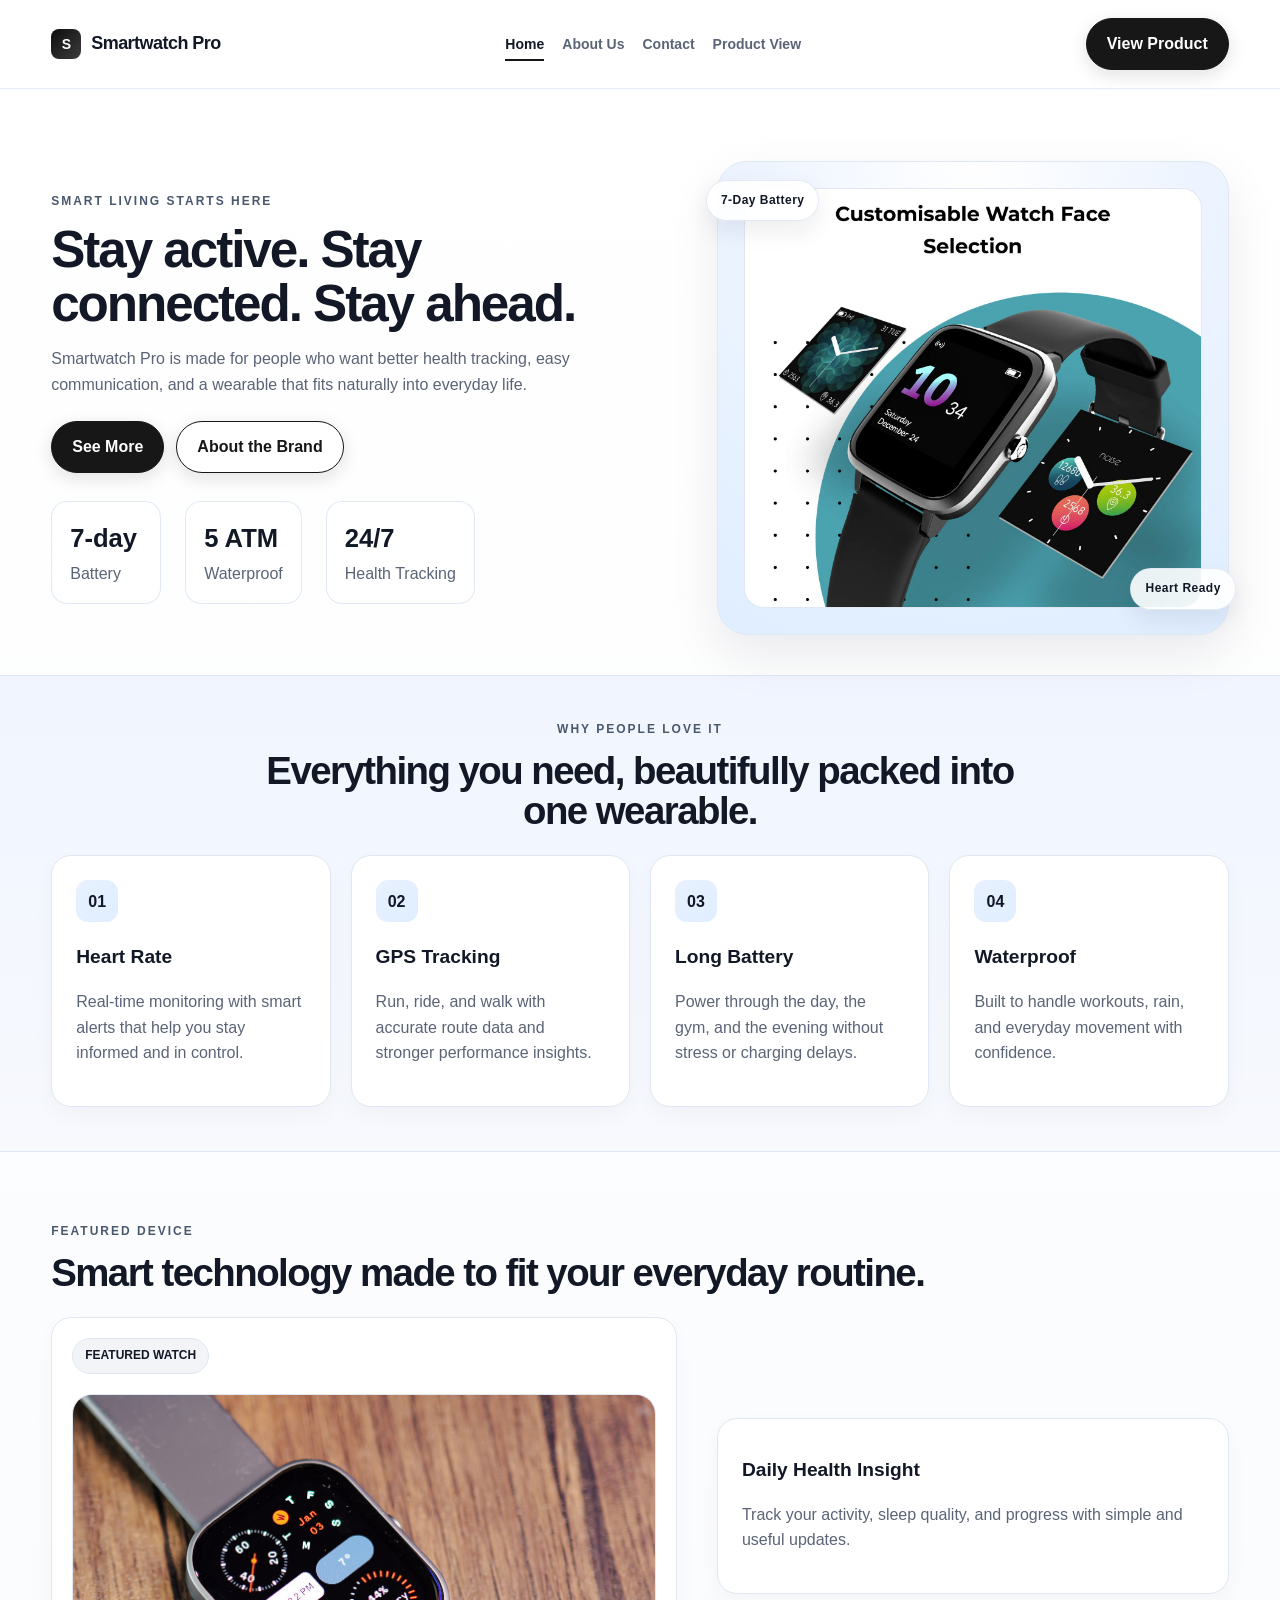
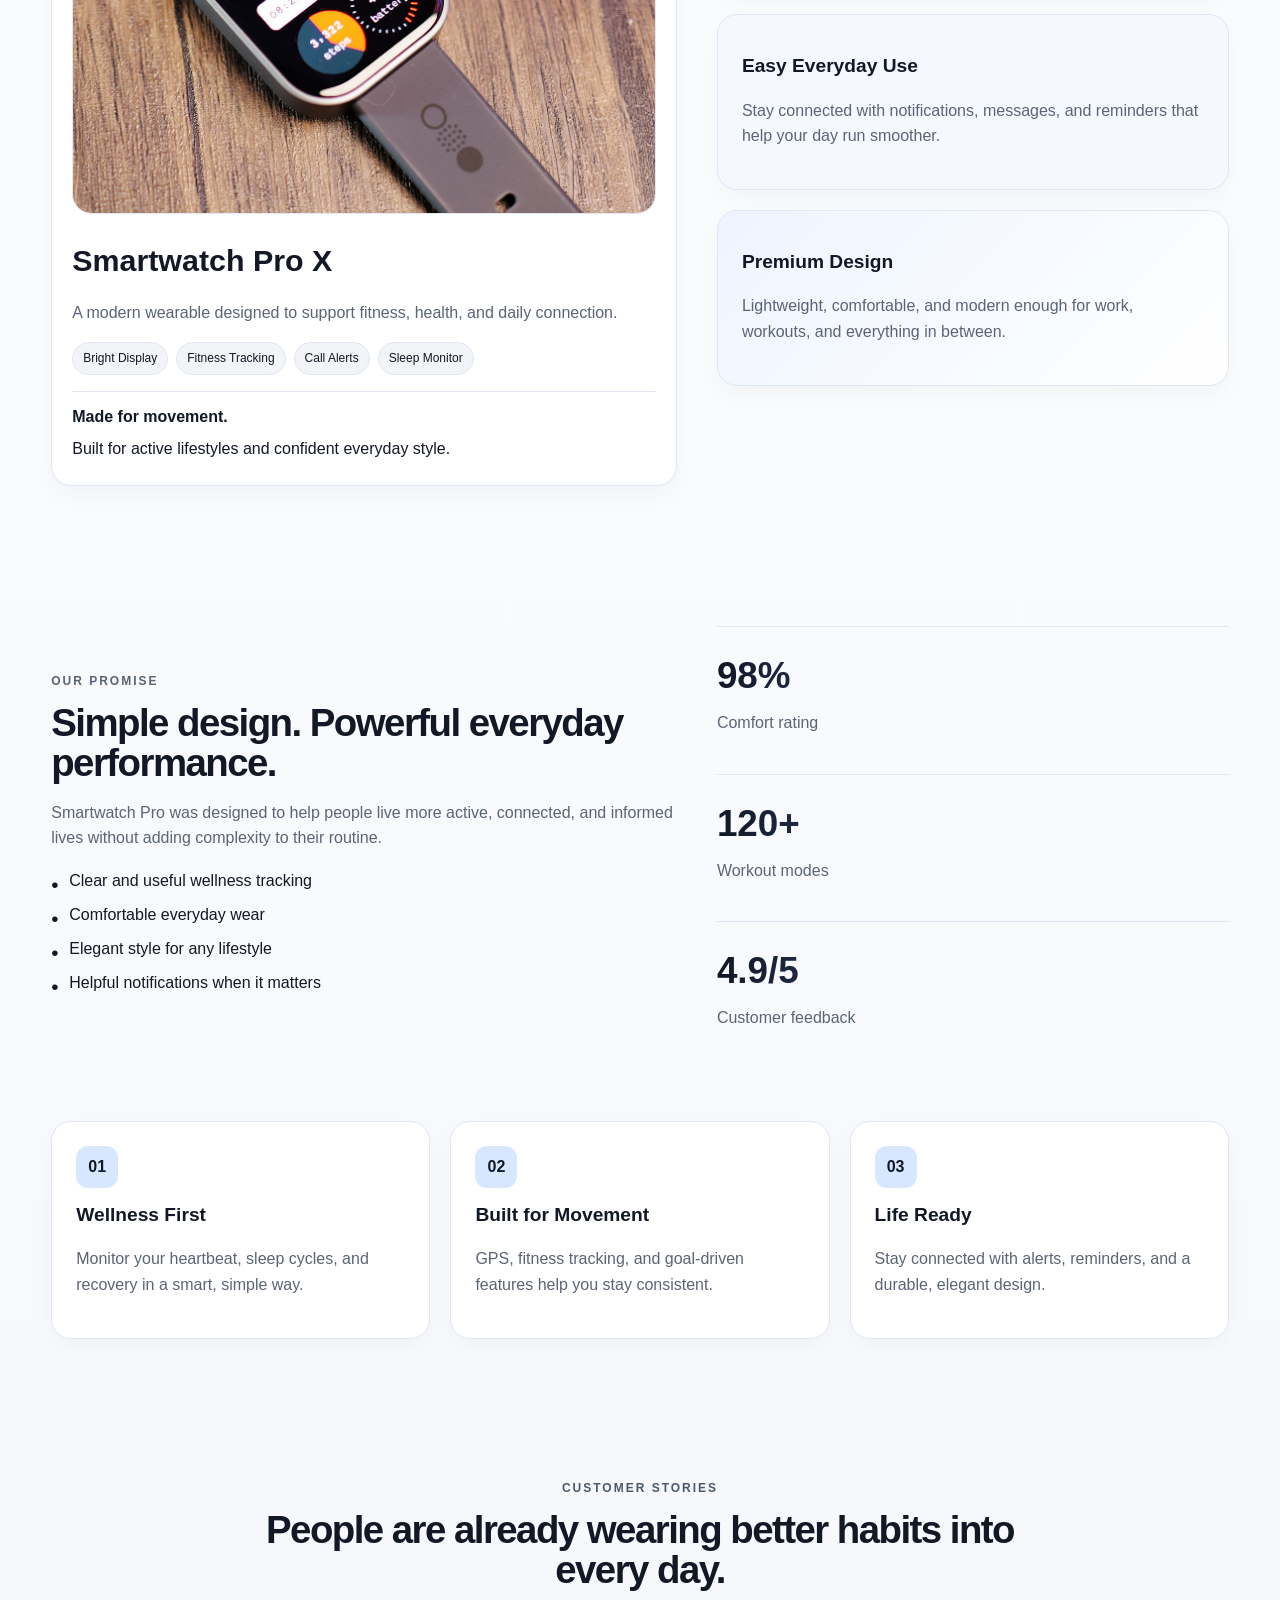
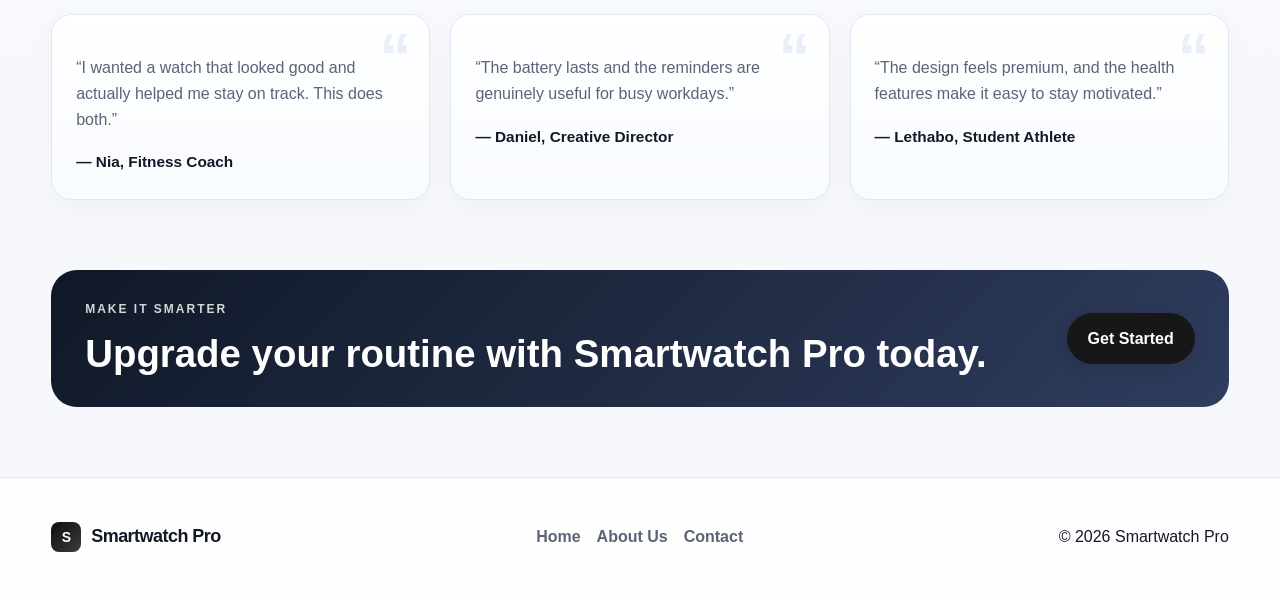
<file: index.html>
<!DOCTYPE html>
<html lang="en">
<head>
  <meta charset="UTF-8" />
  <meta name="viewport" content="width=device-width, initial-scale=1.0" />
  <title>Smartwatch Pro | Advertisement</title>
  <meta name="description" content="Smartwatch Pro advertisement page showcasing the features and lifestyle benefits of the smartwatch." />
  <link rel="stylesheet" href="style.css" />
  <script defer src="script.js"></script>
</head>
<body>
  <header class="site-header">
    <div class="container nav-bar">
      <div class="brand" aria-label="Smartwatch Pro home">
        <span class="brand-mark">S</span>
        <span>Smartwatch Pro</span>
      </div>

      <button class="nav-toggle" aria-label="Toggle menu" aria-expanded="false">
        <span></span>
        <span></span>
        <span></span>
      </button>

      <nav class="main-nav" aria-label="Main navigation">
        <a href="index.html" class="active">Home</a>
        <a href="about_us.html">About Us</a>
        <a href="contat.html">Contact</a>
        <a href="product-view/index.html">Product View</a>
      </nav>
      <a href="product-view/index.html" class="btn btn-primary">View Product</a>
    </div>
  </header>

  <main>
    <section class="hero">
      <div class="container hero-grid">
        <div class="hero-copy">
          <p class="eyebrow">SMART LIVING STARTS HERE</p>
          <h1>Stay active. Stay connected. Stay ahead.</h1>
          <p class="lead">
            Smartwatch Pro is made for people who want better health tracking, easy communication,
            and a wearable that fits naturally into everyday life.
          </p>
          <div class="cta-row">
            <a href="#features" class="btn btn-primary">See More</a>
            <a href="about_us.html" class="btn btn-secondary">About the Brand</a>
          </div>
          <ul class="mini-stats">
            <li><strong>7-day</strong><span>Battery</span></li>
            <li><strong>5 ATM</strong><span>Waterproof</span></li>
            <li><strong>24/7</strong><span>Health Tracking</span></li>
          </ul>
        </div>

        <div class="hero-visual">
          <div class="device-card">
            <img src="all%20in%20one.jpg" alt="Smartwatch Pro on a wrist" />
            <div class="floating-badge badge-top">7-Day Battery</div>
            <div class="floating-badge badge-bottom">Heart Ready</div>
          </div>
        </div>
      </div>
    </section>

    <section class="feature-band" id="features">
      <div class="container">
        <div class="section-heading center-heading">
          <p class="eyebrow">WHY PEOPLE LOVE IT</p>
          <h2>Everything you need, beautifully packed into one wearable.</h2>
        </div>

        <div class="feature-grid">
          <article class="feature-box">
            <span class="icon">01</span>
            <h3>Heart Rate</h3>
            <p>Real-time monitoring with smart alerts that help you stay informed and in control.</p>
          </article>
          <article class="feature-box">
            <span class="icon">02</span>
            <h3>GPS Tracking</h3>
            <p>Run, ride, and walk with accurate route data and stronger performance insights.</p>
          </article>
          <article class="feature-box">
            <span class="icon">03</span>
            <h3>Long Battery</h3>
            <p>Power through the day, the gym, and the evening without stress or charging delays.</p>
          </article>
          <article class="feature-box">
            <span class="icon">04</span>
            <h3>Waterproof</h3>
            <p>Built to handle workouts, rain, and everyday movement with confidence.</p>
          </article>
        </div>
      </div>
    </section>

    <section class="showcase">
      <div class="container">
        <div class="section-heading">
          <p class="eyebrow">FEATURED DEVICE</p>
          <h2>Smart technology made to fit your everyday routine.</h2>
        </div>

        <div class="showcase-grid">
          <div class="product-card product-card-main">
            <div class="product-badge">Featured Watch</div>
            <div class="product-image-block">
              <img src="watch.jpg" alt="Smartwatch Pro X product display" />
            </div>
            <div class="product-specs">
              <h3>Smartwatch Pro X</h3>
              <p>A modern wearable designed to support fitness, health, and daily connection.</p>
              <div class="spec-list">
                <span>Bright Display</span>
                <span>Fitness Tracking</span>
                <span>Call Alerts</span>
                <span>Sleep Monitor</span>
              </div>
              <div class="ad-note">
                <strong>Made for movement.</strong>
                <span>Built for active lifestyles and confident everyday style.</span>
              </div>
            </div>
          </div>

          <div class="info-stack">
            <div class="info-card">
              <h3>Daily Health Insight</h3>
              <p>Track your activity, sleep quality, and progress with simple and useful updates.</p>
            </div>
            <div class="info-card alt">
              <h3>Easy Everyday Use</h3>
              <p>Stay connected with notifications, messages, and reminders that help your day run smoother.</p>
            </div>
            <div class="info-card accent-card">
              <h3>Premium Design</h3>
              <p>Lightweight, comfortable, and modern enough for work, workouts, and everything in between.</p>
            </div>
          </div>
        </div>
      </div>
    </section>

    <section class="features-detail">
      <div class="container detail-grid">
        <div class="content-block">
          <p class="eyebrow">OUR PROMISE</p>
          <h2>Simple design. Powerful everyday performance.</h2>
          <p>
            Smartwatch Pro was designed to help people live more active, connected, and informed lives
            without adding complexity to their routine.
          </p>
          <ul>
            <li>Clear and useful wellness tracking</li>
            <li>Comfortable everyday wear</li>
            <li>Elegant style for any lifestyle</li>
            <li>Helpful notifications when it matters</li>
          </ul>
        </div>

        <div class="metric-panel">
          <div class="metric-item">
            <strong>98%</strong>
            <span>Comfort rating</span>
          </div>
          <div class="metric-item">
            <strong>120+</strong>
            <span>Workout modes</span>
          </div>
          <div class="metric-item">
            <strong>4.9/5</strong>
            <span>Customer feedback</span>
          </div>
        </div>
      </div>
    </section>

    <section class="benefit-strip">
      <div class="container benefit-grid">
        <div class="benefit-box">
          <span>01</span>
          <h3>Wellness First</h3>
          <p>Monitor your heartbeat, sleep cycles, and recovery in a smart, simple way.</p>
        </div>
        <div class="benefit-box">
          <span>02</span>
          <h3>Built for Movement</h3>
          <p>GPS, fitness tracking, and goal-driven features help you stay consistent.</p>
        </div>
        <div class="benefit-box">
          <span>03</span>
          <h3>Life Ready</h3>
          <p>Stay connected with alerts, reminders, and a durable, elegant design.</p>
        </div>
      </div>
    </section>

    <section class="testimonial-section">
      <div class="container">
        <div class="section-heading center-heading">
          <p class="eyebrow">CUSTOMER STORIES</p>
          <h2>People are already wearing better habits into every day.</h2>
        </div>

        <div class="testimonial-grid">
          <article class="testimonial-card">
            <p>“I wanted a watch that looked good and actually helped me stay on track. This does both.”</p>
            <h4>— Nia, Fitness Coach</h4>
          </article>
          <article class="testimonial-card">
            <p>“The battery lasts and the reminders are genuinely useful for busy workdays.”</p>
            <h4>— Daniel, Creative Director</h4>
          </article>
          <article class="testimonial-card">
            <p>“The design feels premium, and the health features make it easy to stay motivated.”</p>
            <h4>— Lethabo, Student Athlete</h4>
          </article>
        </div>
      </div>
    </section>

    <section class="final-cta">
      <div class="container final-cta-box">
        <div>
          <p class="eyebrow">MAKE IT SMARTER</p>
          <h2>Upgrade your routine with Smartwatch Pro today.</h2>
        </div>
        <a href="contat.html" class="btn btn-primary">Get Started</a>
      </div>
    </section>
  </main>

  <footer class="site-footer">
    <div class="container footer-wrap">
      <div>
        <div class="brand footer-brand">
          <span class="brand-mark">S</span>
          <span>Smartwatch Pro</span>
        </div>
      </div>
      <div class="footer-links">
        <a href="index.html">Home</a>
        <a href="about_us.html">About Us</a>
        <a href="contat.html">Contact</a>
      </div>
      <p>© <span id="year">2026</span> Smartwatch Pro</p>
    </div>
  </footer>
</body>
</html>
</file>
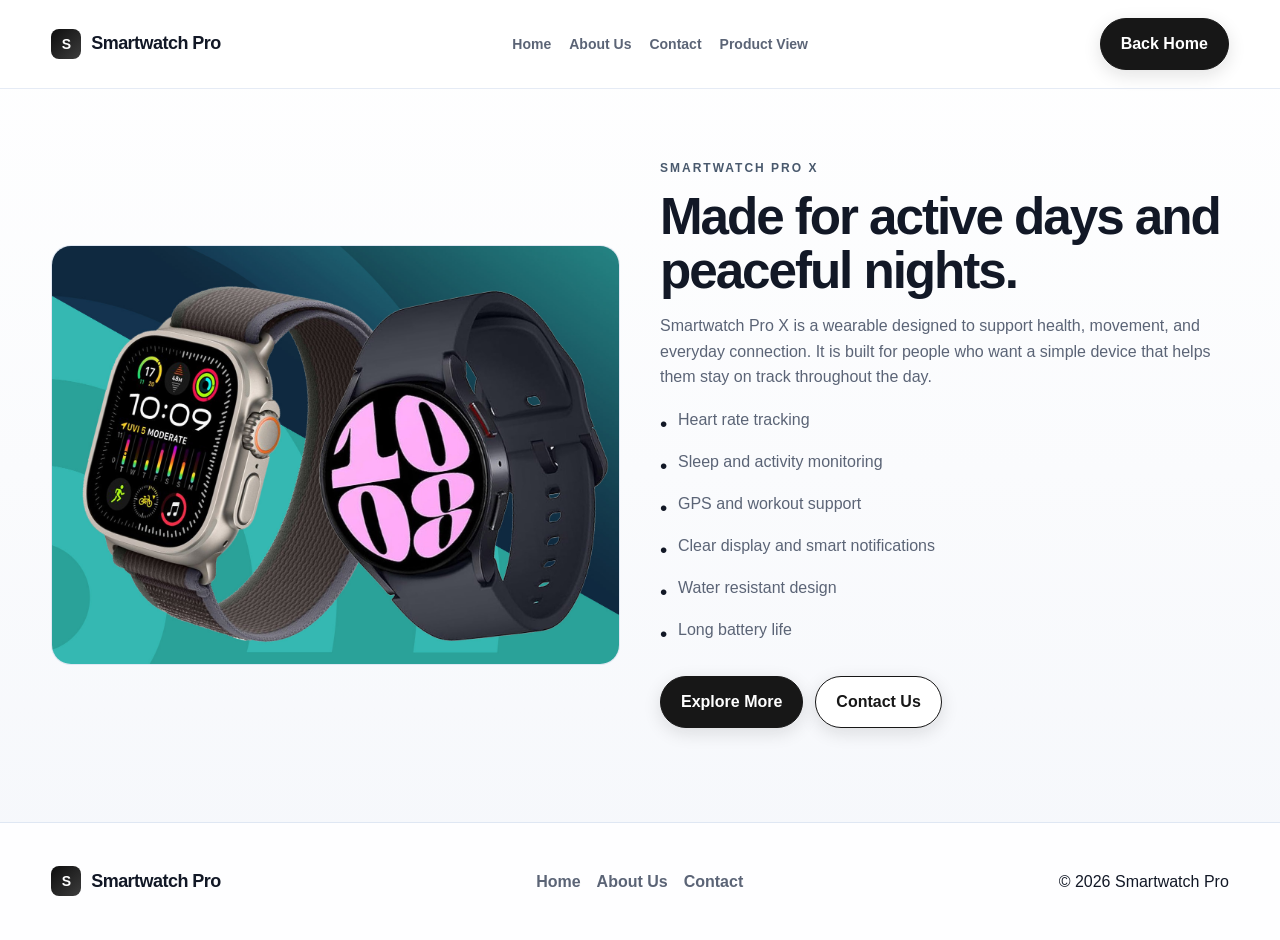
<file: product-view/index.html>
<!DOCTYPE html>
<html lang="en">
<head>
  <meta charset="UTF-8" />
  <meta name="viewport" content="width=device-width, initial-scale=1.0" />
  <title>Product View | Smartwatch Pro</title>
  <link rel="stylesheet" href="../style.css" />
</head>
<body>
  <header class="site-header">
    <div class="container nav-bar">
      <div class="brand">
        <span class="brand-mark">S</span>
        <span>Smartwatch Pro</span>
      </div>
      <nav class="main-nav">
        <a href="../index.html">Home</a>
        <a href="../about_us.html">About Us</a>
        <a href="../contat.html">Contact</a>
        <a href="index.html">Product View</a>
      </nav>
      <a href="../index.html" class="btn btn-primary">Back Home</a>
    </div>
  </header>

  <main class="page-main">
    <section class="container">
      <div class="product-page">
        <div class="product-page-image">
          <img src="../unisex.jpg" alt="Smartwatch Pro product view" />
        </div>

        <div class="product-page-text">
          <p class="eyebrow">SMARTWATCH PRO X</p>
          <h1>Made for active days and peaceful nights.</h1>
          <p class="lead">
            Smartwatch Pro X is a wearable designed to support health, movement, and everyday connection.
            It is built for people who want a simple device that helps them stay on track throughout the day.
          </p>

          <ul class="product-features">
            <li>Heart rate tracking</li>
            <li>Sleep and activity monitoring</li>
            <li>GPS and workout support</li>
            <li>Clear display and smart notifications</li>
            <li>Water resistant design</li>
            <li>Long battery life</li>
          </ul>

          <div class="cta-row">
            <a href="../index.html" class="btn btn-primary">Explore More</a>
            <a href="../contat.html" class="btn btn-secondary">Contact Us</a>
          </div>
        </div>
      </div>
    </section>
  </main>

  <footer class="site-footer">
    <div class="container footer-wrap">
      <div>
        <div class="brand">
          <span class="brand-mark">S</span>
          <span>Smartwatch Pro</span>
        </div>
      </div>
      <div class="footer-links">
        <a href="../index.html">Home</a>
        <a href="../about_us.html">About Us</a>
        <a href="../contat.html">Contact</a>
      </div>
      <p>© 2026 Smartwatch Pro</p>
    </div>
  </footer>
</body>
</html>
</file>
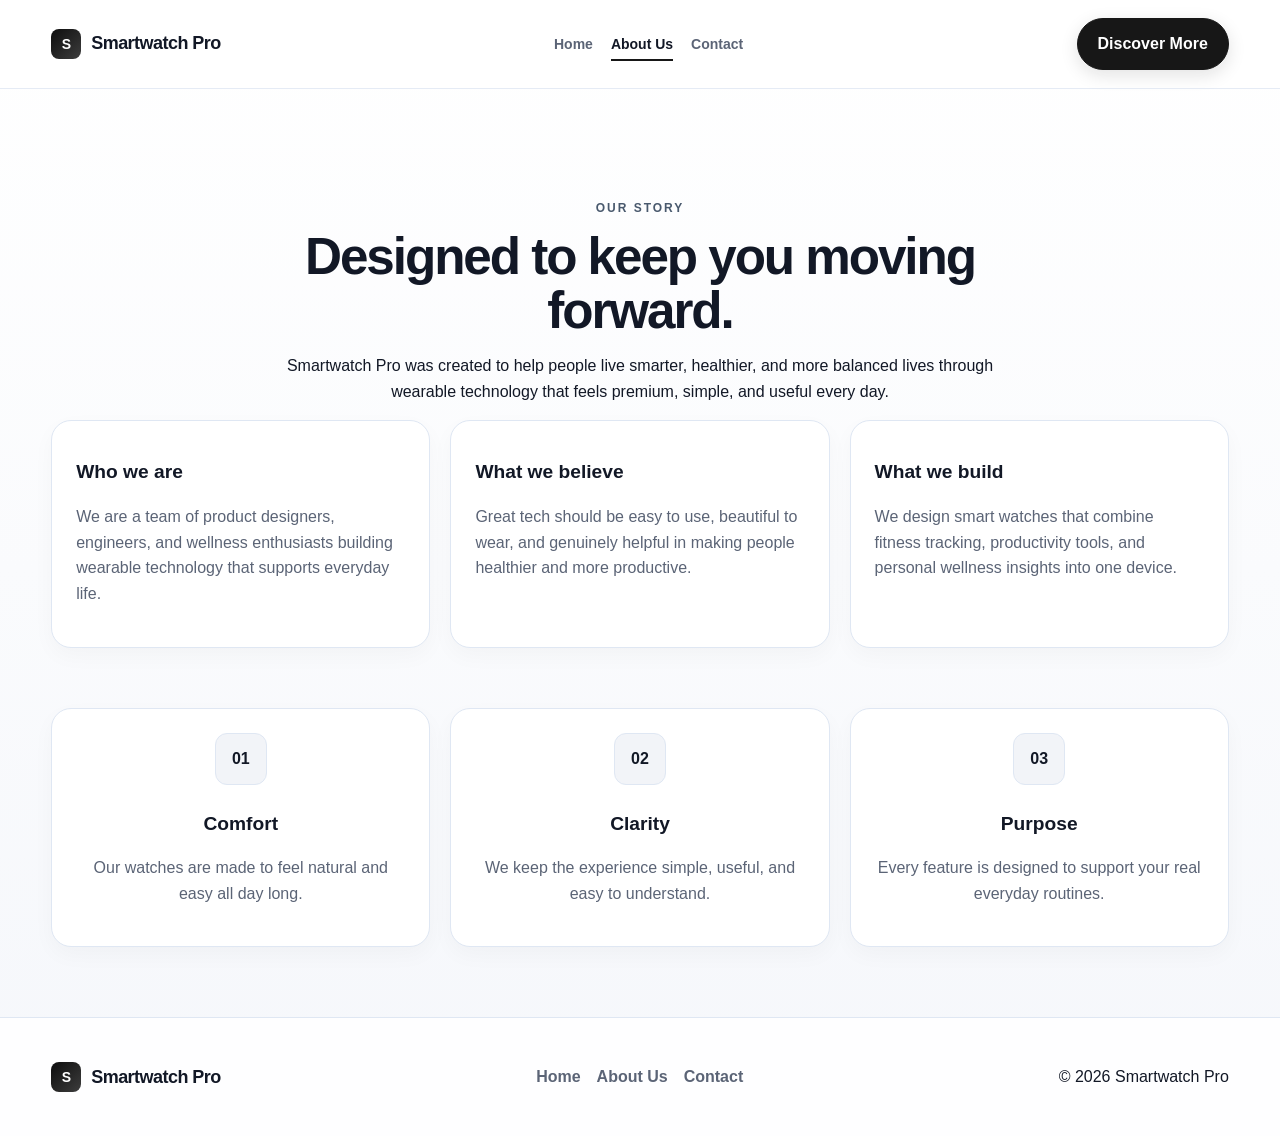
<file: about_us.html>
<!DOCTYPE html>
<html lang="en">
<head>
  <meta charset="UTF-8" />
  <meta name="viewport" content="width=device-width, initial-scale=1.0" />
  <title>About Us | Smartwatch Pro</title>
  <meta name="description" content="Learn more about Smartwatch Pro and our mission to build smarter, healthier everyday technology." />
  <link rel="stylesheet" href="style.css" />
</head>
<body>
  <header class="site-header">
    <div class="container nav-bar">
      <div class="brand">
        <span class="brand-mark">S</span>
        <span>Smartwatch Pro</span>
      </div>
      <nav class="main-nav">
        <a href="index.html">Home</a>
        <a href="about_us.html" class="active">About Us</a>
        <a href="contat.html">Contact</a>
      </nav>
      <a href="index.html#features" class="btn btn-primary">Discover More</a>
    </div>
  </header>

  <main class="page-main">
    <section class="page-hero">
      <div class="container">
        <div class="page-header">
          <p class="eyebrow">OUR STORY</p>
          <h1>Designed to keep you moving forward.</h1>
          <p class="page-copy">
            Smartwatch Pro was created to help people live smarter, healthier, and more balanced lives through
            wearable technology that feels premium, simple, and useful every day.
          </p>
        </div>
      </div>
    </section>

    <section class="container">
      <div class="story-grid">
        <article class="story-card">
          <h3>Who we are</h3>
          <p>We are a team of product designers, engineers, and wellness enthusiasts building wearable technology that supports everyday life.</p>
        </article>
        <article class="story-card">
          <h3>What we believe</h3>
          <p>Great tech should be easy to use, beautiful to wear, and genuinely helpful in making people healthier and more productive.</p>
        </article>
        <article class="story-card">
          <h3>What we build</h3>
          <p>We design smart watches that combine fitness tracking, productivity tools, and personal wellness insights into one device.</p>
        </article>
      </div>
    </section>

    <section class="container page-values">
      <div class="story-grid">
        <article class="value-card">
          <div class="value-number">01</div>
          <h3>Comfort</h3>
          <p>Our watches are made to feel natural and easy all day long.</p>
        </article>
        <article class="value-card">
          <div class="value-number">02</div>
          <h3>Clarity</h3>
          <p>We keep the experience simple, useful, and easy to understand.</p>
        </article>
        <article class="value-card">
          <div class="value-number">03</div>
          <h3>Purpose</h3>
          <p>Every feature is designed to support your real everyday routines.</p>
        </article>
      </div>
    </section>
  </main>

  <footer class="site-footer">
    <div class="container footer-wrap">
      <div class="brand">
        <span class="brand-mark">S</span>
        <span>Smartwatch Pro</span>
      </div>
      <div class="footer-links">
        <a href="index.html">Home</a>
        <a href="about_us.html">About Us</a>
        <a href="contat.html">Contact</a>
      </div>
      <p>© 2026 Smartwatch Pro</p>
    </div>
  </footer>
</body>
</html>
</file>
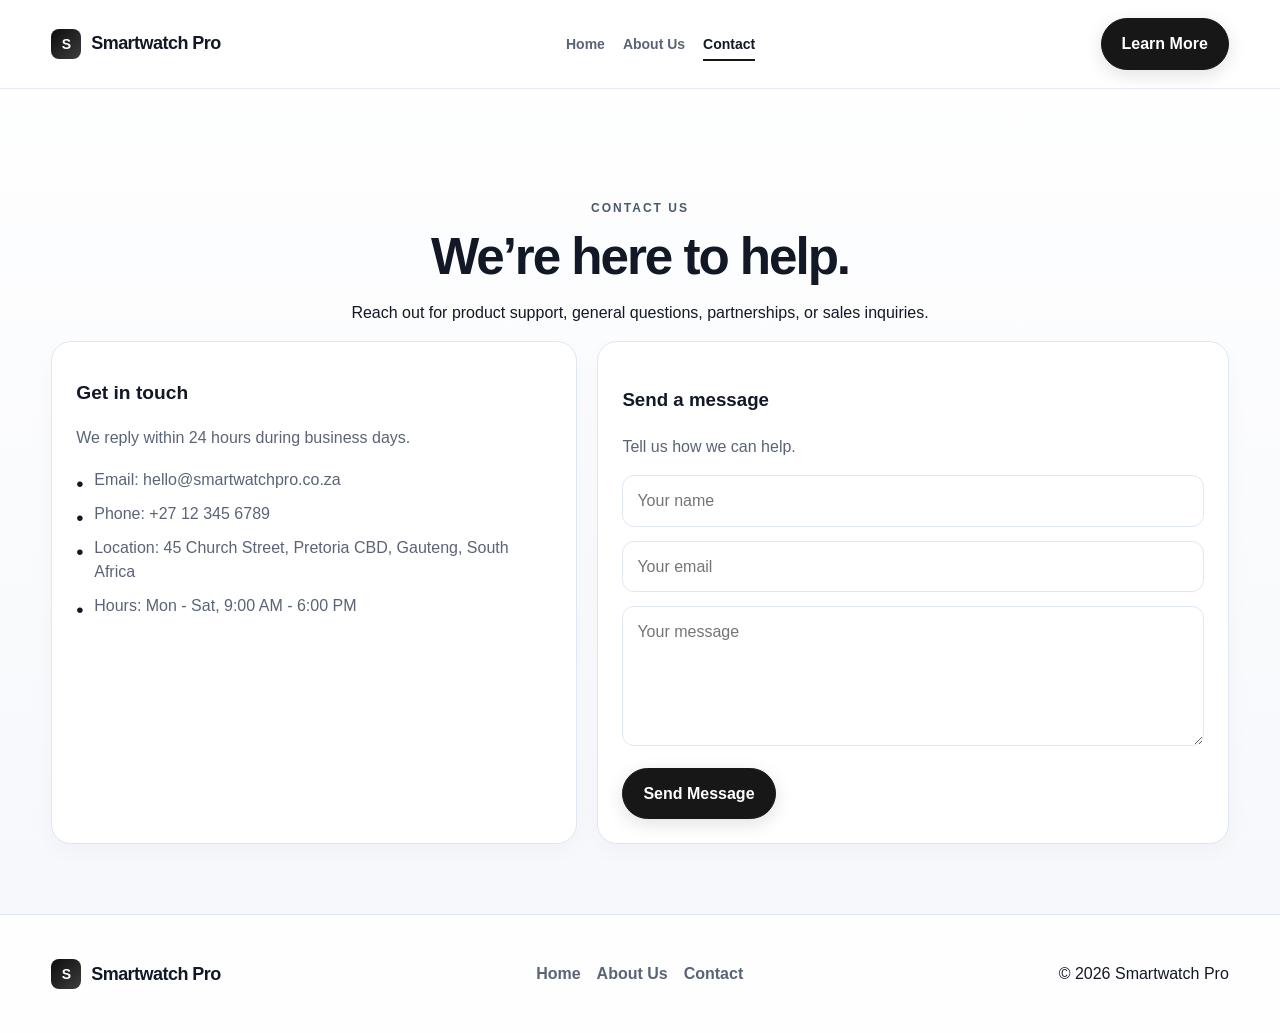
<file: contat.html>
<!DOCTYPE html>
<html lang="en">
<head>
  <meta charset="UTF-8" />
  <meta name="viewport" content="width=device-width, initial-scale=1.0" />
  <title>Contact | Smartwatch Pro</title>
  <meta name="description" content="Contact Smartwatch Pro for support, partnerships, and product inquiries." />
  <link rel="stylesheet" href="style.css" />
</head>
<body>
  <header class="site-header">
    <div class="container nav-bar">
      <div class="brand">
        <span class="brand-mark">S</span>
        <span>Smartwatch Pro</span>
      </div>
      <nav class="main-nav">
        <a href="index.html">Home</a>
        <a href="about_us.html">About Us</a>
        <a href="contat.html" class="active">Contact</a>
      </nav>
      <a href="index.html#features" class="btn btn-primary">Learn More</a>
    </div>
  </header>

  <main class="page-main">
    <section class="page-hero">
      <div class="container">
        <div class="page-header">
          <p class="eyebrow">CONTACT US</p>
          <h1>We’re here to help.</h1>
          <p class="page-copy">
            Reach out for product support, general questions, partnerships, or sales inquiries.
          </p>
        </div>
      </div>
    </section>

    <section class="container">
      <div class="contact-grid">
        <div class="contact-card">
          <h3>Get in touch</h3>
          <p>We reply within 24 hours during business days.</p>
          <ul class="contact-list">
            <li>Email: hello@smartwatchpro.co.za</li>
            <li>Phone: +27 12 345 6789</li>
            <li>Location: 45 Church Street, Pretoria CBD, Gauteng, South Africa</li>
            <li>Hours: Mon - Sat, 9:00 AM - 6:00 PM</li>
          </ul>
        </div>

        <div class="contact-form">
          <h3>Send a message</h3>
          <p>Tell us how we can help.</p>
          <form>
            <div class="form-row">
              <input type="text" placeholder="Your name" aria-label="Your name" />
            </div>
            <div class="form-row">
              <input type="email" placeholder="Your email" aria-label="Your email" />
            </div>
            <div class="form-row">
              <textarea placeholder="Your message" aria-label="Your message"></textarea>
            </div>
            <button type="submit" class="btn">Send Message</button>
          </form>
        </div>
      </div>
    </section>
  </main>

  <footer class="site-footer">
    <div class="container footer-wrap">
      <div class="brand">
        <span class="brand-mark">S</span>
        <span>Smartwatch Pro</span>
      </div>
      <div class="footer-links">
        <a href="index.html">Home</a>
        <a href="about_us.html">About Us</a>
        <a href="contat.html">Contact</a>
      </div>
      <p>© 2026 Smartwatch Pro</p>
    </div>
  </footer>
</body>
</html>
</file>
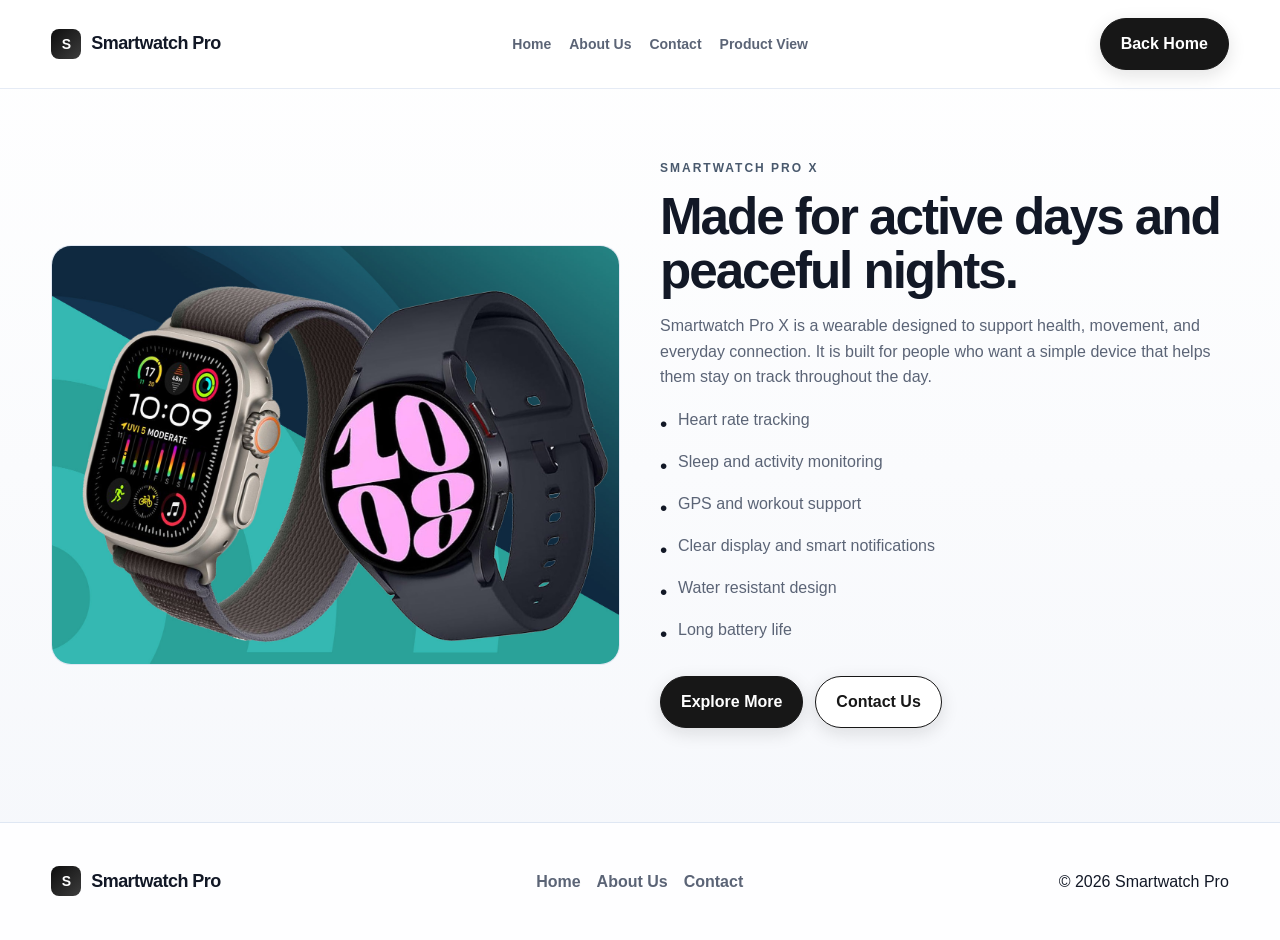
<file: product view.html>
<!DOCTYPE html>
<html lang="en">
<head>
  <meta charset="UTF-8" />
  <meta name="viewport" content="width=device-width, initial-scale=1.0" />
  <title>Product View | Smartwatch Pro</title>
  <link rel="stylesheet" href="style.css" />
</head>
<body>
  <header class="site-header">
    <div class="container nav-bar">
      <div class="brand">
        <span class="brand-mark">S</span>
        <span>Smartwatch Pro</span>
      </div>
      <nav class="main-nav">
        <a href="index.html">Home</a>
        <a href="about_us.html">About Us</a>
        <a href="contat.html">Contact</a>
        <a href="product view.html">Product View</a>
      </nav>
      <a href="index.html" class="btn btn-primary">Back Home</a>
    </div>
  </header>

  <main class="page-main">
    <section class="container">
      <div class="product-page">
        <div class="product-page-image">
          <img src="unisex.jpg" alt="Smartwatch Pro product view" />
        </div>

        <div class="product-page-text">
          <p class="eyebrow">SMARTWATCH PRO X</p>
          <h1>Made for active days and peaceful nights.</h1>
          <p class="lead">
            Smartwatch Pro X is a wearable designed to support health, movement, and everyday connection.
            It is built for people who want a simple device that helps them stay on track throughout the day.
          </p>

          <ul class="product-features">
            <li>Heart rate tracking</li>
            <li>Sleep and activity monitoring</li>
            <li>GPS and workout support</li>
            <li>Clear display and smart notifications</li>
            <li>Water resistant design</li>
            <li>Long battery life</li>
          </ul>

          <div class="cta-row">
            <a href="index.html" class="btn btn-primary">Explore More</a>
            <a href="contat.html" class="btn btn-secondary">Contact Us</a>
          </div>
        </div>
      </div>
    </section>
  </main>

  <footer class="site-footer">
    <div class="container footer-wrap">
      <div>
        <div class="brand">
          <span class="brand-mark">S</span>
          <span>Smartwatch Pro</span>
        </div>
      </div>
      <div class="footer-links">
        <a href="index.html">Home</a>
        <a href="about_us.html">About Us</a>
        <a href="contat.html">Contact</a>
      </div>
      <p>© 2026 Smartwatch Pro</p>
    </div>
  </footer>
</body>
</html>
</file>
<file: style.css>
:root {
  --bg: #f5f7fb;
  --bg-strong: #eef3ff;
  --card: #ffffff;
  --text: #121826;
  --muted: #5b6476;
  --line: #dfe7f3;
  --primary: #171717;
  --primary-soft: #f2f4f8;
  --accent: #d7e7ff;
  --shadow: 0 20px 50px rgba(12, 18, 35, 0.08);
}

* {
  box-sizing: border-box;
}

html {
  scroll-behavior: smooth;
}

body {
  margin: 0;
  font-family: Arial, Helvetica, sans-serif;
  background: linear-gradient(180deg, #ffffff 0%, var(--bg) 100%);
  color: var(--text);
  line-height: 1.6;
}

img {
  display: block;
  max-width: 100%;
}

a {
  color: var(--text);
  text-decoration: none;
}

button,
input,
textarea {
  font: inherit;
}

.container {
  width: min(1180px, 92%);
  margin: 0 auto;
}

.site-header {
  position: sticky;
  top: 0;
  z-index: 10;
  background: rgba(255, 255, 255, 0.9);
  -webkit-backdrop-filter: blur(10px);
  backdrop-filter: blur(10px);
  border-bottom: 1px solid rgba(223, 231, 243, 0.8);
  animation: fadeInUp 0.8s ease both;
}

.nav-bar {
  display: flex;
  align-items: center;
  justify-content: space-between;
  gap: 20px;
  padding: 18px 0;
  flex-wrap: wrap;
  position: relative;
}

.brand {
  display: inline-flex;
  align-items: center;
  font-weight: 700;
  font-size: 18px;
  letter-spacing: -0.03em;
}

.brand-mark {
  display: inline-flex;
  align-items: center;
  justify-content: center;
  width: 30px;
  height: 30px;
  background: linear-gradient(135deg, #0d0d0d, #3d3d3d);
  color: #ffffff;
  margin-right: 10px;
  font-size: 14px;
  border-radius: 8px;
  transition: transform 0.25s ease, box-shadow 0.3s ease;
}

.brand:hover .brand-mark,
.brand-mark:hover {
  transform: rotate(-8deg) scale(1.05);
  box-shadow: 0 10px 20px rgba(17, 17, 17, 0.18);
}

.main-nav {
  display: flex;
  align-items: center;
  gap: 18px;
  flex-wrap: wrap;
}

.main-nav a {
  position: relative;
  color: var(--muted);
  font-size: 14px;
  font-weight: 600;
  transition: color 0.2s ease;
}

.main-nav a::after {
  content: "";
  position: absolute;
  left: 0;
  bottom: -6px;
  width: 0;
  height: 2px;
  background: var(--primary);
  transition: width 0.25s ease;
}

.main-nav a:hover::after,
.main-nav a.active::after {
  width: 100%;
}

.main-nav a:hover,
.main-nav a.active {
  color: var(--text);
}

.btn {
  display: inline-flex;
  align-items: center;
  justify-content: center;
  padding: 12px 20px;
  border: 1px solid var(--primary);
  background: var(--primary);
  color: #ffffff;
  font-weight: 700;
  border-radius: 999px;
  transition: transform 0.2s ease, box-shadow 0.2s ease, background 0.2s ease, filter 0.25s ease;
  box-shadow: 0 5px 18px rgba(17, 17, 17, 0.12);
  position: relative;
  overflow: hidden;
}

.btn::before {
  content: "";
  position: absolute;
  inset: -50%;
  background: linear-gradient(120deg, transparent 20%, rgba(255, 255, 255, 0.4), transparent 80%);
  transform: translateX(-140%) rotate(12deg);
  transition: transform 0.7s ease;
}

.btn:hover::before {
  transform: translateX(140%) rotate(12deg);
}

.btn:hover {
  transform: translateY(-2px) scale(1.01);
  filter: brightness(1.03);
}

.btn-secondary {
  background: #ffffff;
  color: var(--primary);
}

.hero {
  padding: 72px 0 40px;
}

.hero-grid,
.showcase-grid,
.detail-grid,
.product-page {
  display: grid;
  grid-template-columns: 1.1fr 0.9fr;
  gap: 40px;
  align-items: center;
}

.eyebrow {
  margin: 0 0 12px;
  color: #49596d;
  font-size: 12px;
  letter-spacing: 2px;
  text-transform: uppercase;
  font-weight: 800;
}

.hero-copy h1,
.section-heading h2,
.content-block h2,
.page-header h1,
.product-page-text h1 {
  margin: 0 0 16px;
  font-size: clamp(2.2rem, 4vw, 4rem);
  line-height: 1.05;
  font-weight: 800;
  letter-spacing: -0.04em;
}

.lead,
.feature-box p,
.info-card p,
.product-specs p,
.content-block p,
.page-copy p,
.contact-card p,
.contact-form p,
.value-card p,
.story-card p,
.mini-stats span,
.contact-list,
.product-features li,
.metric-item span,
.benefit-box p,
.testimonial-card p {
  color: var(--muted);
}

.cta-row {
  display: flex;
  gap: 12px;
  flex-wrap: wrap;
  margin: 24px 0;
}

.mini-stats {
  list-style: none;
  padding: 0;
  margin: 28px 0 0;
  display: flex;
  flex-wrap: wrap;
  gap: 24px;
}

.mini-stats li {
  min-width: 110px;
  background: rgba(255, 255, 255, 0.6);
  border: 1px solid rgba(223, 231, 243, 0.9);
  border-radius: 16px;
  padding: 16px 18px;
}

.mini-stats strong {
  display: block;
  font-size: 1.6rem;
  margin-bottom: 2px;
}

.hero-visual {
  position: relative;
}

.device-card {
  position: relative;
  background: radial-gradient(circle at top, #ffffff 0%, #edf4ff 42%, #dfeeff 100%);
  border: 1px solid var(--line);
  border-radius: 30px;
  padding: 26px;
  box-shadow: var(--shadow);
  animation: floatY 5s ease-in-out infinite, pulseGlow 4s ease-in-out infinite;
  transform-origin: center;
  transition: transform 0.3s ease, box-shadow 0.3s ease;
}

.device-card:hover {
  transform: translateY(-4px) rotate(-1deg);
  box-shadow: 0 28px 60px rgba(12, 18, 35, 0.12);
}

.hero-visual img,
.product-page-image img,
.product-image-block img {
  width: 100%;
  height: 420px;
  object-fit: cover;
  border-radius: 20px;
  border: 1px solid rgba(223, 231, 243, 0.9);
  background: #f3f4f5;
}

.device-card .floating-badge {
  position: absolute;
  display: inline-flex;
  align-items: center;
  justify-content: center;
  padding: 10px 14px;
  background: rgba(255, 255, 255, 0.9);
  border: 1px solid rgba(223, 231, 243, 0.9);
  border-radius: 999px;
  font-size: 12px;
  font-weight: 800;
  letter-spacing: 0.04em;
  color: var(--text);
  box-shadow: 0 10px 25px rgba(20, 30, 45, 0.08);
}

.badge-top {
  top: 18px;
  left: -12px;
}

.badge-bottom {
  right: -8px;
  bottom: 24px;
}

.feature-band {
  background: linear-gradient(180deg, #f0f5ff 0%, #f7f9fd 100%);
  border-top: 1px solid var(--line);
  border-bottom: 1px solid var(--line);
  padding: 44px 0;
}

.feature-grid {
  display: grid;
  grid-template-columns: repeat(4, minmax(0, 1fr));
  gap: 20px;
  margin-top: 20px;
}

.feature-box,
.info-card,
.story-card,
.value-card,
.contact-card,
.contact-form,
.product-card,
.testimonial-card,
.benefit-box {
  background: var(--card);
  border: 1px solid var(--line);
  border-radius: 20px;
  padding: 24px;
  box-shadow: 0 8px 22px rgba(16, 22, 37, 0.03);
  transition: transform 0.3s ease, box-shadow 0.3s ease, border-color 0.3s ease;
}

.feature-box:hover,
.story-card:hover,
.value-card:hover,
.contact-card:hover,
.contact-form:hover,
.product-card:hover,
.testimonial-card:hover,
.benefit-box:hover,
.info-card:hover {
  transform: translateY(-6px);
  box-shadow: 0 18px 30px rgba(14, 21, 35, 0.06);
  border-color: rgba(143, 168, 227, 0.45);
}

.feature-box .icon {
  display: inline-flex;
  align-items: center;
  justify-content: center;
  width: 42px;
  height: 42px;
  background: var(--accent);
  border-radius: 12px;
  color: var(--text);
  font-weight: 800;
  margin-bottom: 8px;
  background: linear-gradient(135deg, #e8f1ff 0%, #dfeeff 100%);
  transition: transform 0.25s ease, box-shadow 0.25s ease;
}

.feature-box:hover .icon {
  transform: scale(1.08) rotate(-8deg);
  box-shadow: 0 10px 18px rgba(102, 136, 220, 0.15);
}

.feature-box h3,
.info-card h3,
.story-card h3,
.value-card h3,
.contact-card h3,
.benefit-box h3 {
  margin: 12px 0 8px;
  font-size: 1.2rem;
}

.showcase,
.features-detail,
.page-main,
.testimonial-section {
  padding: 70px 0;
}

.section-heading {
  margin-bottom: 24px;
}

.section-heading h2,
.content-block h2 {
  font-size: clamp(1.8rem, 3vw, 2.8rem);
}

.center-heading {
  text-align: center;
  max-width: 760px;
  margin: 0 auto 24px;
}

.product-card {
  padding: 0;
  overflow: hidden;
}

.product-badge {
  display: inline-block;
  background: var(--primary-soft);
  border: 1px solid var(--line);
  margin: 20px;
  padding: 7px 12px;
  font-size: 12px;
  font-weight: 700;
  text-transform: uppercase;
  border-radius: 999px;
}

.product-image-block {
  padding: 0 20px;
}

.product-specs {
  padding: 22px 20px 24px;
}

.product-specs h3 {
  margin: 0 0 8px;
  font-size: 1.9rem;
}

.spec-list {
  display: flex;
  flex-wrap: wrap;
  gap: 8px;
  margin: 16px 0;
}

.spec-list span {
  display: inline-block;
  background: var(--primary-soft);
  border: 1px solid var(--line);
  padding: 6px 10px;
  font-size: 12px;
  border-radius: 999px;
}

.ad-note {
  padding-top: 12px;
  border-top: 1px solid var(--line);
}

.ad-note strong {
  display: block;
  margin-bottom: 6px;
}

.info-stack {
  display: grid;
  gap: 20px;
}

.info-card.alt {
  background: #f5f8ff;
}

.info-card.accent-card {
  background: linear-gradient(135deg, #eef4ff 0%, #ffffff 100%);
}

.content-block ul,
.product-features,
.contact-list {
  list-style: none;
  padding: 0;
  margin: 18px 0 0;
}

.content-block li,
.product-features li,
.contact-list li {
  margin-bottom: 10px;
  position: relative;
  padding-left: 18px;
  line-height: 1.5;
}

.content-block li::before,
.product-features li::before,
.contact-list li::before {
  content: "•";
  position: absolute;
  left: 0;
  top: 0;
  color: var(--text);
  font-size: 1.3rem;
}

.metric-panel {
  display: grid;
  gap: 18px;
}

.metric-item {
  padding: 20px 0;
  border-top: 1px solid var(--line);
}

.metric-item strong {
  display: block;
  font-size: 2.3rem;
  margin-bottom: 4px;
  background: linear-gradient(90deg, #101827 0%, #6882ce 100%);
  -webkit-background-clip: text;
  background-clip: text;
  color: transparent;
}

.benefit-strip {
  padding: 0 0 70px;
}

.benefit-grid {
  display: grid;
  grid-template-columns: repeat(3, minmax(0, 1fr));
  gap: 20px;
}

.benefit-box span {
  display: inline-flex;
  align-items: center;
  justify-content: center;
  width: 42px;
  height: 42px;
  background: var(--accent);
  border-radius: 12px;
  font-weight: 800;
}

.testimonial-grid {
  display: grid;
  grid-template-columns: repeat(3, minmax(0, 1fr));
  gap: 20px;
  margin-top: 24px;
}

.testimonial-card {
  background: linear-gradient(180deg, #ffffff 0%, #f8fbff 100%);
  position: relative;
  overflow: hidden;
}

.testimonial-card::before {
  content: "“";
  position: absolute;
  right: 18px;
  top: 10px;
  font-size: 4rem;
  line-height: 1;
  color: rgba(146, 167, 223, 0.18);
  font-weight: 700;
}

.testimonial-card h4 {
  margin: 18px 0 0;
  font-size: 0.96rem;
  color: var(--text);
}

.final-cta {
  padding-bottom: 70px;
}

.final-cta-box {
  background: linear-gradient(135deg, #101827 0%, #2f3d5e 100%);
  border-radius: 26px;
  padding: 30px 34px;
  display: flex;
  align-items: center;
  justify-content: space-between;
  gap: 20px;
  color: #ffffff;
}

.final-cta-box .eyebrow {
  color: rgba(255, 255, 255, 0.82);
}

.final-cta-box h2 {
  margin: 0;
  font-size: clamp(1.8rem, 3vw, 2.6rem);
  line-height: 1.2;
}

.site-footer {
  border-top: 1px solid var(--line);
  padding: 30px 0;
  background: rgba(255, 255, 255, 0.9);
}

.footer-wrap {
  display: flex;
  justify-content: space-between;
  align-items: center;
  gap: 20px;
  flex-wrap: wrap;
}

.footer-links {
  display: flex;
  gap: 16px;
  flex-wrap: wrap;
}

.footer-links a {
  color: var(--muted);
  font-weight: 600;
  transition: color 0.25s ease, transform 0.25s ease;
}

.footer-links a:hover {
  color: var(--text);
  transform: translateY(-1px);
}

.page-hero {
  padding-top: 40px;
}

.page-header {
  max-width: 760px;
  margin: 0 auto;
  text-align: center;
}

.story-grid,
.contact-grid {
  display: grid;
  grid-template-columns: repeat(3, minmax(0, 1fr));
  gap: 20px;
}

.value-card {
  text-align: center;
}

.value-number {
  display: inline-flex;
  align-items: center;
  justify-content: center;
  width: 52px;
  height: 52px;
  border: 1px solid var(--line);
  background: var(--primary-soft);
  border-radius: 12px;
  font-weight: 800;
  margin-bottom: 12px;
}

.contact-grid {
  grid-template-columns: 1fr 1.2fr;
}

.form-row {
  margin-bottom: 14px;
}

input,
textarea {
  width: 100%;
  padding: 12px 14px;
  border: 1px solid var(--line);
  background: #ffffff;
  color: var(--text);
  border-radius: 12px;
  box-sizing: border-box;
}

textarea {
  min-height: 140px;
  resize: vertical;
}

.product-page {
  grid-template-columns: 1fr 1fr;
}

.product-page-text {
  align-self: center;
}

.product-features {
  display: grid;
  gap: 8px;
}

.page-values {
  padding-top: 60px;
}

.nav-toggle {
  display: none;
  flex-direction: column;
  gap: 5px;
  width: 42px;
  height: 42px;
  border: 1px solid var(--line);
  background: #ffffff;
  border-radius: 10px;
  padding: 9px 10px;
  cursor: pointer;
}

.nav-toggle span {
  display: block;
  height: 2px;
  background: var(--text);
  border-radius: 10px;
}

.reveal {
  opacity: 0;
  transform: translateY(24px) scale(0.98);
  transition: opacity 0.8s ease, transform 0.8s ease;
}

.reveal.visible {
  opacity: 1;
  transform: translateY(0) scale(1);
}

@keyframes floatY {
  0%,
  100% {
    transform: translateY(0px);
  }
  50% {
    transform: translateY(-8px);
  }
}

@keyframes pulseGlow {
  0%,
  100% {
    box-shadow: 0 0 0 rgba(110, 145, 255, 0.1);
  }
  50% {
    box-shadow: 0 0 18px rgba(110, 145, 255, 0.22);
  }
}

@keyframes fadeInUp {
  from {
    opacity: 0;
    transform: translateY(18px);
  }
  to {
    opacity: 1;
    transform: translateY(0);
  }
}

@keyframes shimmer {
  0% {
    background-position: -200% 0;
  }
  100% {
    background-position: 200% 0;
  }
}

@media (max-width: 900px) {
  .feature-grid,
  .benefit-grid,
  .testimonial-grid,
  .story-grid,
  .contact-grid,
  .showcase-grid,
  .detail-grid,
  .product-page {
    grid-template-columns: 1fr 1fr;
  }

  .feature-grid {
    grid-template-columns: repeat(2, minmax(0, 1fr));
  }
}

@media (max-width: 768px) {
  .hero-grid,
  .showcase-grid,
  .detail-grid,
  .product-page,
  .contact-grid,
  .story-grid,
  .feature-grid,
  .benefit-grid,
  .testimonial-grid {
    grid-template-columns: 1fr;
  }

  .nav-toggle {
    display: flex;
  }

  .main-nav {
    display: none;
    width: 100%;
    flex-direction: column;
    align-items: flex-start;
    padding-top: 12px;
    border-top: 1px solid var(--line);
  }

  .main-nav.open {
    display: flex;
  }

  .nav-bar,
  .footer-wrap,
  .final-cta-box {
    justify-content: center;
    text-align: center;
  }

  .main-nav,
  .footer-links,
  .cta-row,
  .mini-stats {
    justify-content: center;
  }

  .hero-visual img,
  .product-page-image img,
  .product-image-block img {
    height: 300px;
  }

  .final-cta-box {
    flex-direction: column;
  }
}

@media (prefers-reduced-motion: reduce) {
  *,
  *::before,
  *::after {
    animation: none !important;
    transition: none !important;
    scroll-behavior: auto !important;
  }

  .reveal {
    opacity: 1;
    transform: none;
  }
}
</file>
